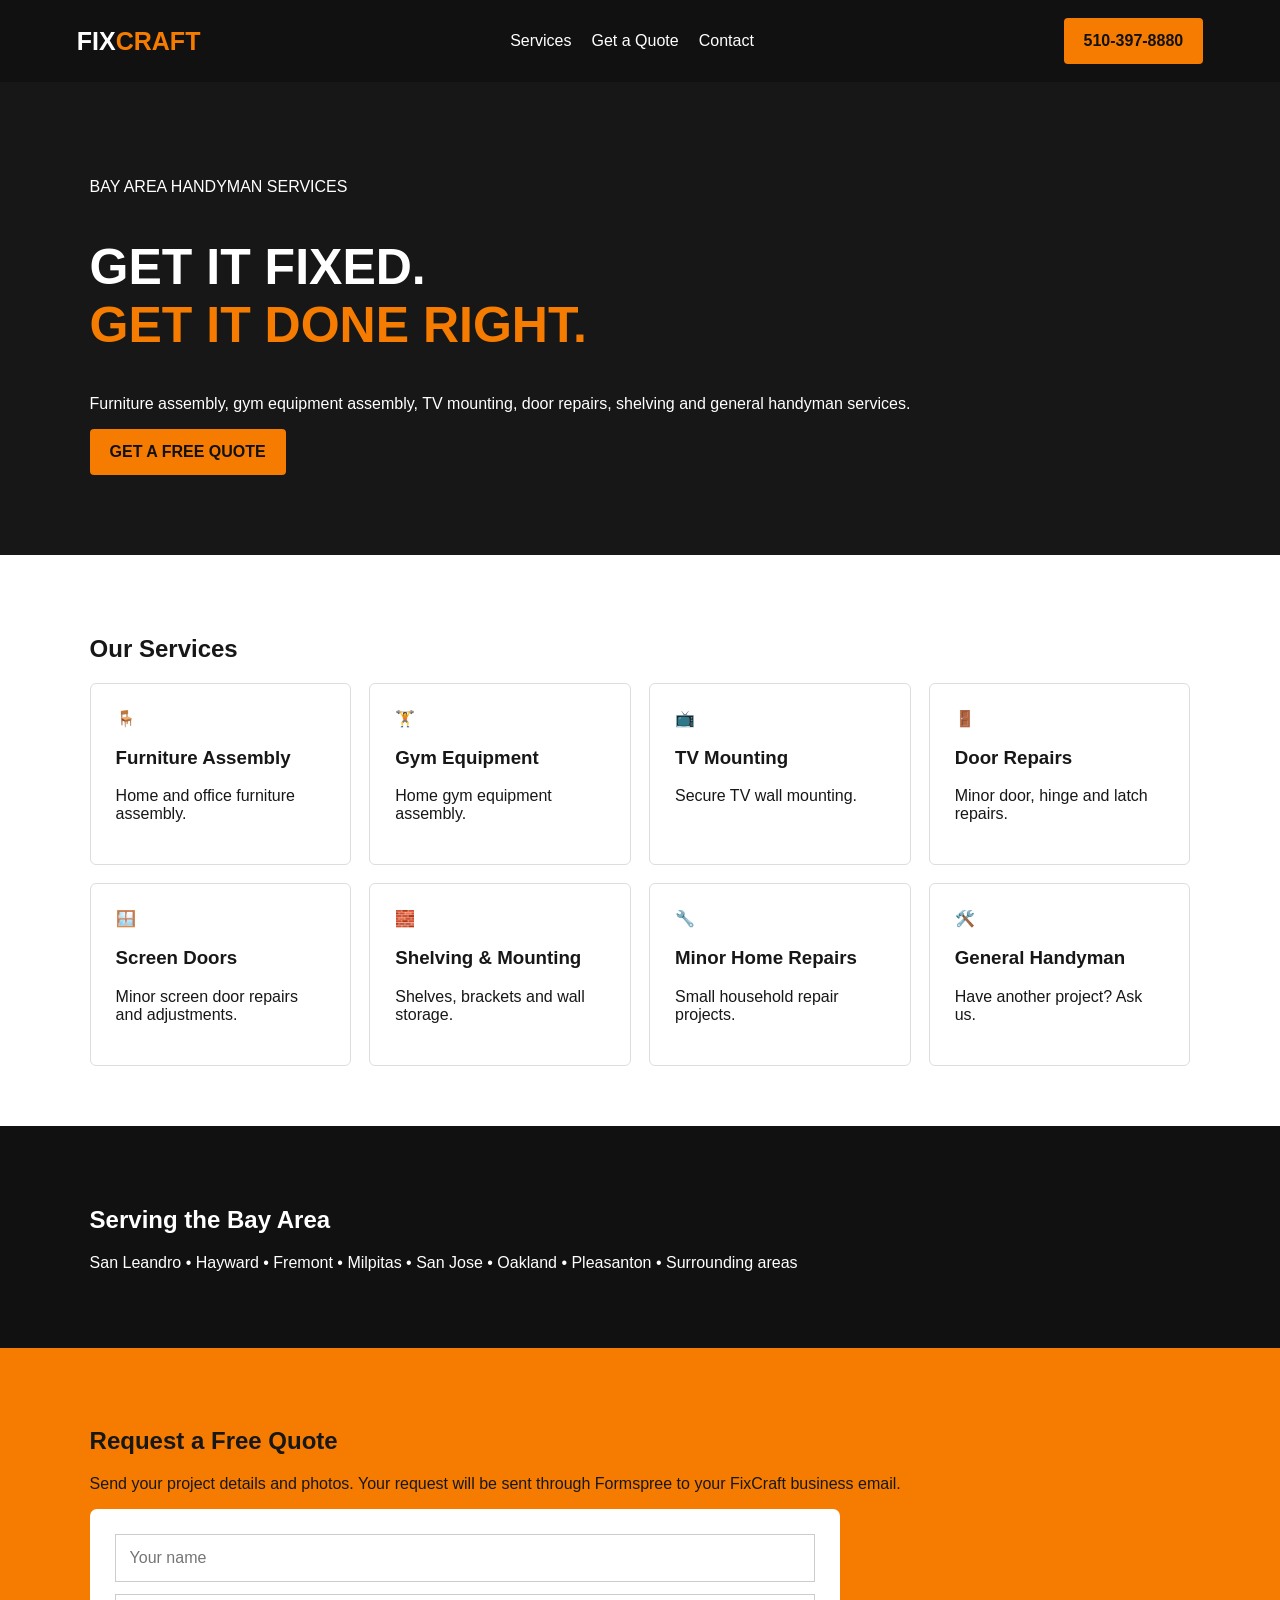
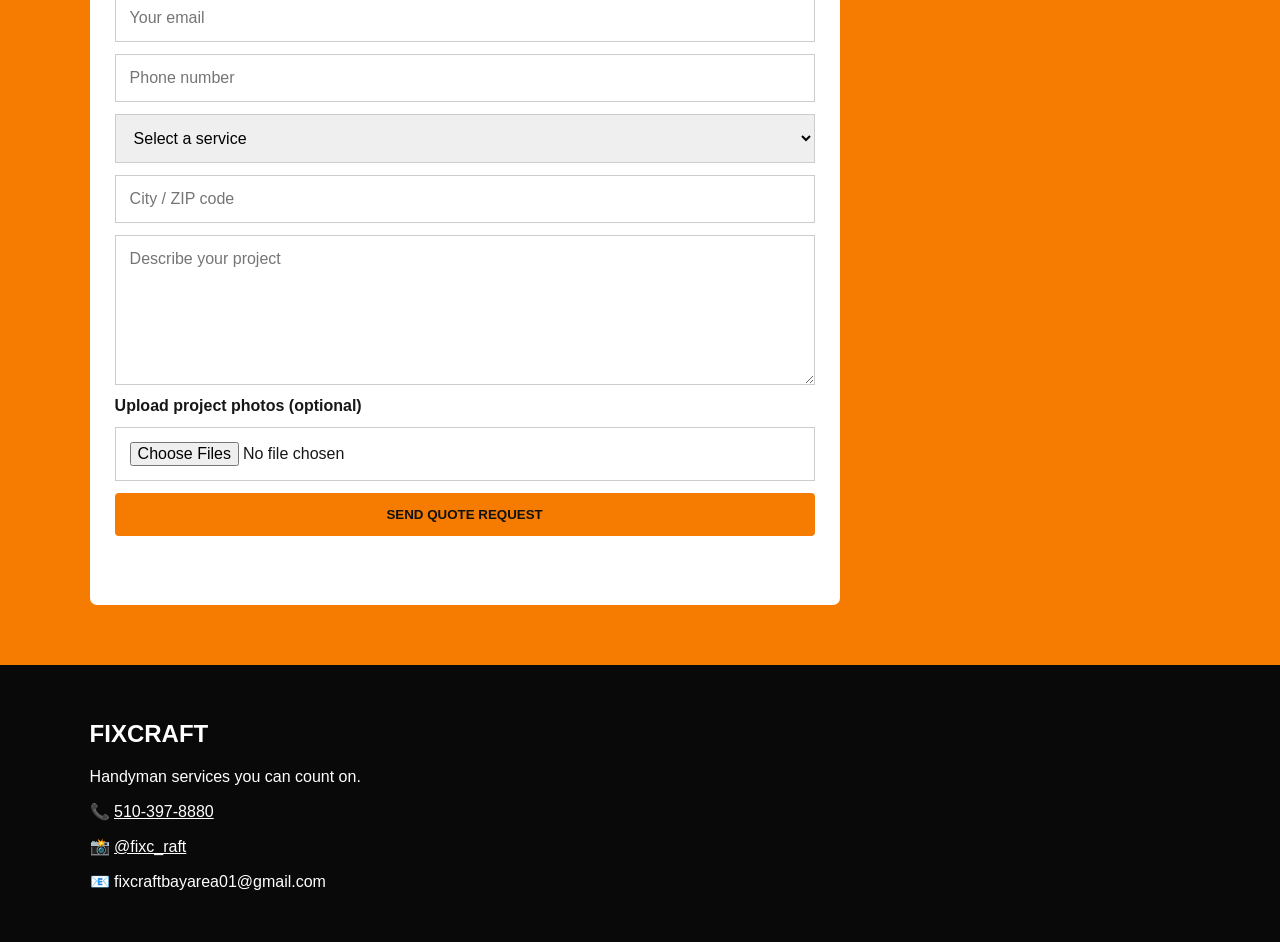
<file: index.html>
<!doctype html><html><head><meta charset="utf-8"><meta name="viewport" content="width=device-width,initial-scale=1"><title>FixCraft | Bay Area Handyman</title><style>
body{margin:0;font-family:Arial,sans-serif;color:#171717}header{background:#111;color:white;padding:18px 6%;display:flex;justify-content:space-between;align-items:center}.logo{font-size:25px;font-weight:900}.logo span,h1 span{color:#f57c00}nav a{color:white;margin:0 10px;text-decoration:none}.hero{background:#171717;color:white;padding:80px 7%}.hero h1{font-size:50px}.btn{display:inline-block;padding:14px 20px;background:#f57c00;color:#111;text-decoration:none;font-weight:bold;border:0;border-radius:4px}.section{padding:60px 7%}.cards{display:grid;grid-template-columns:repeat(auto-fit,minmax(210px,1fr));gap:18px}.card{padding:25px;border:1px solid #ddd;border-radius:6px}.dark{background:#111;color:white}.quote{background:#f57c00}form{max-width:700px;background:white;padding:25px;border-radius:7px;display:grid;gap:12px}input,select,textarea{padding:14px;border:1px solid #ccc;font:inherit}textarea{min-height:120px}.upload-label{font-weight:bold}.status{font-weight:bold}.contact{background:#090909;color:white;padding:35px 7%}@media(max-width:700px){nav{display:none}.hero h1{font-size:38px}}
</style></head><body>
<header><div class="logo">FIX<span>CRAFT</span></div><nav><a href="#services">Services</a><a href="#quote">Get a Quote</a><a href="#contact">Contact</a></nav><a class="btn" href="tel:+15103978880">510-397-8880</a></header>
<section class="hero"><p>BAY AREA HANDYMAN SERVICES</p><h1>GET IT FIXED.<br><span>GET IT DONE RIGHT.</span></h1><p>Furniture assembly, gym equipment assembly, TV mounting, door repairs, shelving and general handyman services.</p><a class="btn" href="#quote">GET A FREE QUOTE</a></section>
<section id="services" class="section"><h2>Our Services</h2><div class="cards">
<div class="card">🪑<h3>Furniture Assembly</h3><p>Home and office furniture assembly.</p></div>
<div class="card">🏋️<h3>Gym Equipment</h3><p>Home gym equipment assembly.</p></div>
<div class="card">📺<h3>TV Mounting</h3><p>Secure TV wall mounting.</p></div>
<div class="card">🚪<h3>Door Repairs</h3><p>Minor door, hinge and latch repairs.</p></div>
<div class="card">🪟<h3>Screen Doors</h3><p>Minor screen door repairs and adjustments.</p></div>
<div class="card">🧱<h3>Shelving & Mounting</h3><p>Shelves, brackets and wall storage.</p></div>
<div class="card">🔧<h3>Minor Home Repairs</h3><p>Small household repair projects.</p></div>
<div class="card">🛠️<h3>General Handyman</h3><p>Have another project? Ask us.</p></div>
</div></section>
<section class="section dark"><h2>Serving the Bay Area</h2><p>San Leandro • Hayward • Fremont • Milpitas • San Jose • Oakland • Pleasanton • Surrounding areas</p></section>
<section id="quote" class="section quote"><h2>Request a Free Quote</h2><p>Send your project details and photos. Your request will be sent through Formspree to your FixCraft business email.</p>
<form id="quoteForm" method="POST" action="https://formspree.io/f/xwlevoeb" enctype="multipart/form-data">
<input type="hidden" name="_subject" value="New FixCraft Quote Request">
<input name="name" required placeholder="Your name"><input type="email" name="email" required placeholder="Your email"><input type="tel" name="phone" required placeholder="Phone number">
<select name="service" required><option value="">Select a service</option><option>Furniture Assembly</option><option>Gym Equipment Assembly</option><option>TV Mounting</option><option>Door Repair</option><option>Screen Door Repair</option><option>Shelving & Wall Mounting</option><option>Minor Home Repair</option><option>General Handyman</option></select>
<input name="city_zip" placeholder="City / ZIP code"><textarea name="project_details" required placeholder="Describe your project"></textarea>
<label class="upload-label">Upload project photos (optional)</label><input type="file" name="project_photos" accept="image/jpeg,image/png,image/webp" multiple>
<button class="btn" type="submit">SEND QUOTE REQUEST</button><p id="status" class="status"></p></form></section>
<section id="contact" class="contact"><h2>FIXCRAFT</h2><p>Handyman services you can count on.</p><p>📞 <a style="color:white" href="tel:+15103978880">510-397-8880</a></p><p>📸 <a style="color:white" href="https://www.instagram.com/fixc_raft/" target="_blank">@fixc_raft</a></p><p>📧 fixcraftbayarea01@gmail.com</p></section>
<script>document.getElementById('quoteForm').addEventListener('submit',async e=>{e.preventDefault();let f=e.target,s=document.getElementById('status'),b=f.querySelector('button');b.disabled=true;s.textContent='Sending...';try{let r=await fetch(f.action,{method:'POST',body:new FormData(f),headers:{Accept:'application/json'}});if(r.ok){f.reset();s.textContent='Thank you! Your quote request was sent to FixCraft.'}else{s.textContent='Please call/text 510-397-8880.'}}catch(x){s.textContent='Please call/text 510-397-8880.'}b.disabled=false});</script></body></html>
</file>
